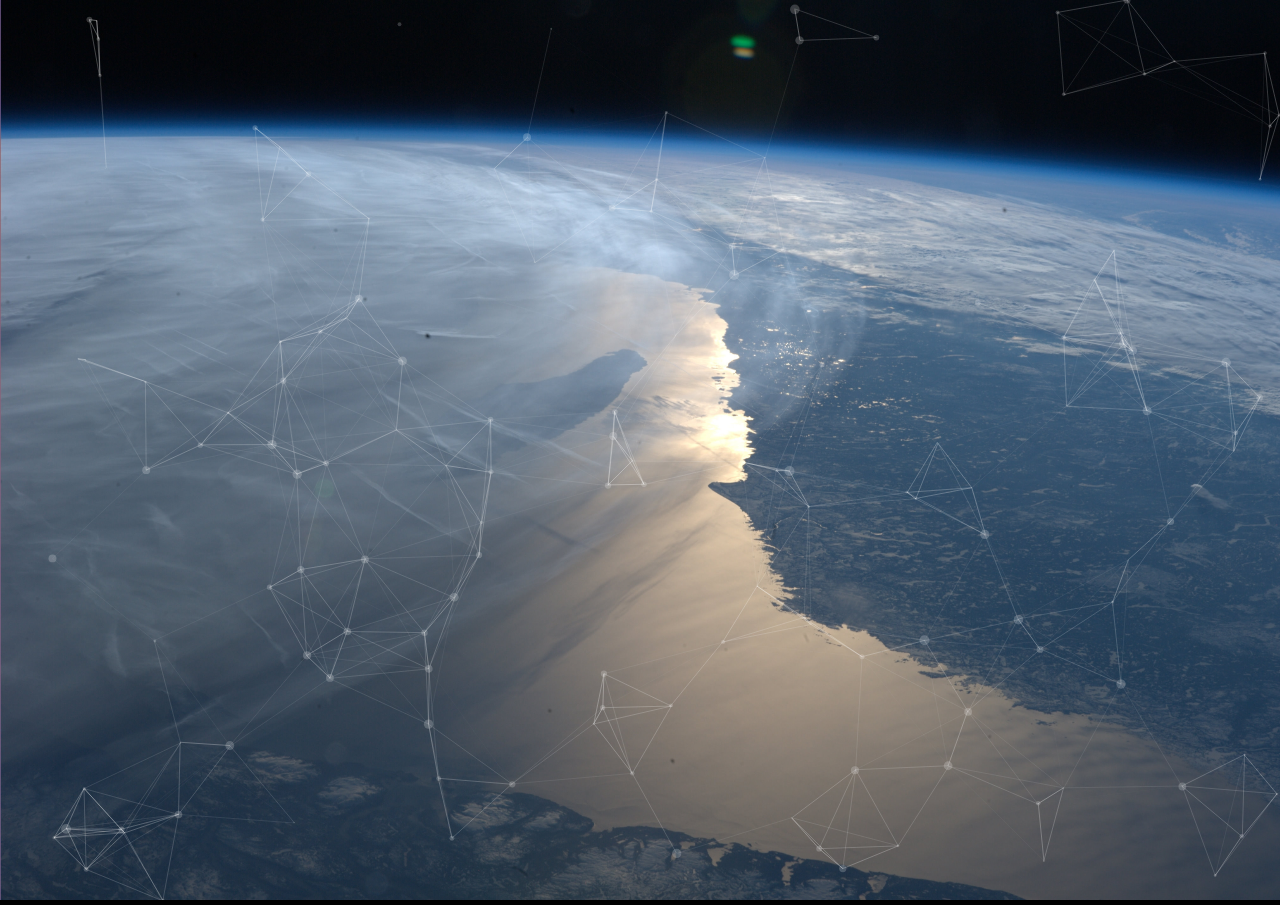
<file: index.html>
<!DOCTYPE html>
<html lang ="en">
<head>
    <title>Jimmy Grzybek</title>

    <!-- Include Meta Data -->
    <meta charset="utf-8">
    <meta http-equiv="X-UA-Compatible" content="IE=edge">
    <meta name="description" content="Jimmy Grzybek | Mechatronics Engineer"
    <meta name="viewport" content="width=device-width, initial-scale=1">

    <!-- Include Generic Icons -->
    <link rel="icon" type="image/png" href="assets/icons/generic/icon_16x16.png" sizes="16x16">
    <link rel="icon" type="image/png" href="assets/icons/generic/icon_32x32.png" sizes="32x32">
    <link rel="icon" type="image/png" href="assets/icons/generic/icon_96x96.png" sizes="96x96">
    <link rel="icon" type="image/png" href="assets/icons/generic/icon_192x192.png" sizes="192x192">

    <!-- Include Apple Icons -->
    <link rel="apple-touch-icon" sizes="57x57" href="assets/icons/icon_apple_icons_57x57">
    <link rel="apple-touch-icon" sizes="60x60" href="assets/icons/icon_apple_icons_60x60">
    <link rel="apple-touch-icon" sizes="72x72" href="assets/icons/icon_apple_icons_72x72">
    <link rel="apple-touch-icon" sizes="76x76" href="assets/icons/icon_apple_icons_76x76">
    <link rel="apple-touch-icon" sizes="114x114" href="assets/icons/icon_apple_icons_114x114">
    <link rel="apple-touch-icon" sizes="152x152" href="assets/icons/icon_apple_icons_152x152">
    <link rel="apple-touch-icon" sizes="180x180" href="assets/icons/icon_apple_icons_180x180">

    <!-- Include Microsoft Tiles -->
    <meta name="application-name" content="Jimmy Grzybek"/>
    <meta name="msapplication-TileColor" content="#000000"/>
    <meta name="msapplication-square70x70logo" content="assets/icons/microsoft_tiles/icon_microsoft_70x70.png"/>
    <meta name="msapplication-square150x150logo" content="assets/icons/microsoft_tiles/icon_microsoft_150x150.png"/>
    <meta name="msapplication-square270x270logo" content="assets/icons/microsoft_tiles/icon_microsoft_270x270.png"/>

    <!-- Include Custom Stylesheets and Fonts-->
    <link rel="stylesheet" href="assets/css/mainCSS.css">
    <link rel="stylesheet" href="http://maxcdn.bootstrapcdn.com/bootstrap/3.3.5/css/bootstrap.min.css">
    <link rel="stylesheet" href="//maxcdn.bootstrapcdn.com/font-awesome/4.3.0/css/font-awesome.min.css">
    <link rel="stylesheet" href="https://fonts.googleapis.com/css?family=Titillium+Web" type="text/css">
</head>

<body>
    <div id="particles-js"></div>

    <!-- Main Body Begin -->
    <div class="container-fluid">
        <div class="row main_text">
            <div class = "col-lg-12 ">
                <h1>Jimmy Grzybek</h1><br><h3>Mechatronics Engineer</h3><br>
                <div class = "sub_title">
                    <button type="button btn-lg " class="btn btn-default button_contact button_form" >Contact</button>
                    <button type="button btn-lg " class="btn btn-default button_contact" data-toggle="modal" data-target="#modal_construction">Portfolio</button>
                    <button type="button btn-lg " class="btn btn-default button_contact" data-toggle="modal" data-target="#modal_resume" >Resumé</button>
                </div>
            </div>
        </div>
        <div class="row" id="contact">
            <div class="col-lg center-block">
                <a href="https://bitbucket.org/jimmygrzybek/" target="_blank"><i class="fa fa-bitbucket"></i></a>
                <a href="https://github.com/jimmygrzybek" target="_blank" id="gitHub"><i class="fa fa-github-square"></i></a>
                <a href="https://ca.linkedin.com/pub/jimmy-grzybek/85/43a/b93" target="_blank"><i class="fa fa-linkedin-square" id="linkedin"></i></a>
                <a href="mailto:jimmy.grzybek@gmail.com?subject=Contact From Jimmy's Website" target=""><i class="fa fa-envelope"></i></a>
            </div>
        </div>
    </div>

    <!-- Dynamic Contact Form - Triggered by Contact Button -->
    <div class="container contact_form">
        <h3 id="title_form">Let's keep in touch.</h3>

        <form class="form-horizontal" role="form" id="get_in_touch" name="form_contact" autocomplete="on">
            <div class="form-group">
                <div class="col-lg-12 column">
                  <input class="form-control input-lg" id="name" name = "entered_name" type="name" placeholder="Name">
                </div>
                <div class="col-lg-12 column">
                    <input class="form-control input-lg" id="email" name = "email_typed" type="email" placeholder="Email">
                </div>
                <div class="col-lg-12 column">
                    <textarea class="form-control input-lg" id="message" name="message_typed1" placeholder="Message"></textarea>
                </div>
            </div>
            <button type="button btn-lg " class="btn btn-default button_submit button_contact" >Submit</button>
        </form>
        <button type="button btn-lg " class="btn btn-default button_go_back button_contact" >Go Back</button>
    </div>

    <!-- Temporary Modal for Portflio -->
    <div id="modal_construction" class="modal fade" role="dialog">
      <div class="modal-dialog">
        <div class="modal-content">
          <div class="modal-header">
            <button type="button" class="close" data-dismiss="modal">&times;</button>
            <h3 class="modal-title">Sorry! Still Under Construction</h3>
          </div>
          <div class="modal-footer">
            <button type="button" class="btn btn-default" data-dismiss="modal">Close</button>
          </div>
        </div>
      </div>
    </div>

    <!-- Temporary Modal for Resume -->
    <div id="modal_resume" class="modal fade" role="dialog">
      <div class="modal-dialog">
        <div class="modal-content">
          <div class="modal-header">
            <button type="button" class="close" data-dismiss="modal">&times;</button>
            <h3 class="modal-title">Email Jimmy Directly for his resumé.</h3>
          </div>
          <div class="modal-footer">
            <button type="button" class="btn btn-default" data-dismiss="modal">Close</button>
          </div>
        </div>
      </div>
    </div>

    <!-- Insert Google Analytics -->
    <script>
        (function(i,s,o,g,r,a,m){i['GoogleAnalyticsObject']=r;i[r]=i[r]||function(){
        (i[r].q=i[r].q||[]).push(arguments)},i[r].l=1*new Date();a=s.createElement(o),
        m=s.getElementsByTagName(o)[0];a.async=1;a.src=g;m.parentNode.insertBefore(a,m)
        })(window,document,'script','//www.google-analytics.com/analytics.js','ga');
        ga('create', 'UA-67814879-1', 'auto');
        ga('send', 'pageview');

    </script>

    <!-- Include Scripts -->
    <script src="https://ajax.googleapis.com/ajax/libs/jquery/1.11.3/jquery.min.js"></script>
    <script src="http://maxcdn.bootstrapcdn.com/bootstrap/3.3.5/js/bootstrap.min.js"></script>
    <!-- Include Support for older versions of Internet Explorer -->
    <!--[if lt IE 9]>
    <script src="https://oss.maxcdn.com/libs/html5shiv/3.7.0/html5shiv.js"></script>
    <script src="https://oss.maxcdn.com/libs/respond.js/1.4.2/respond.min.js"></script>
    <![endif]-->
    <script src="assets/js/main_app.js"></script>
    <script src="assets/js/particles-js.js"></script>
    <script src="assets/js/app.js"></script>

</body>
</html>
</file>
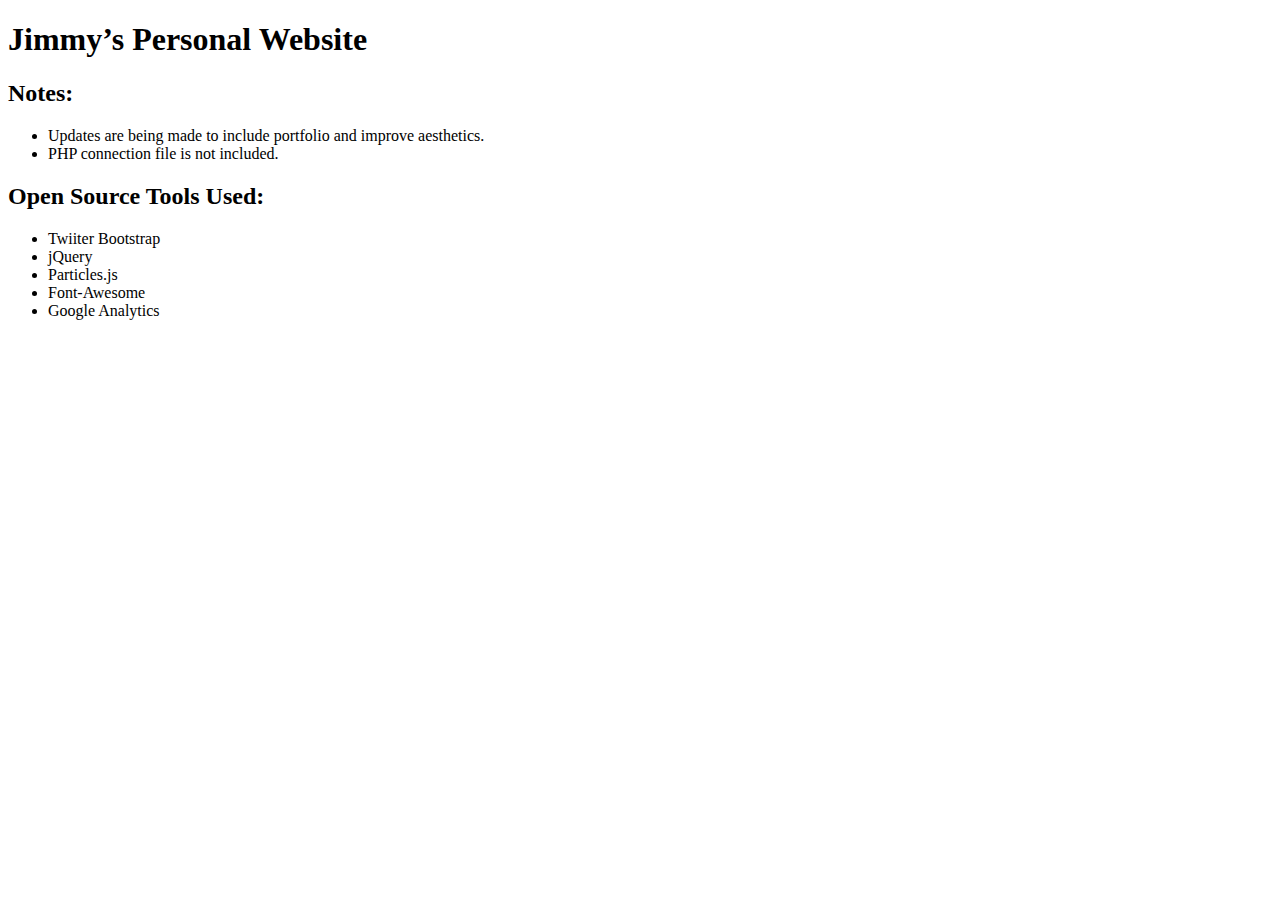
<file: readme.html>
<!DOCTYPE html>
<html>
<head>
	<meta charset="utf-8"/>
</head>
<body>
<h1 id="jimmyspersonalwebsite">Jimmy&#8217;s Personal Website</h1>

<h2 id="notes:">Notes:</h2>

<ul>
<li>Updates are being made to include portfolio and improve aesthetics.</li>
<li>PHP connection file is not included.</li>
</ul>

<h2 id="opensourcetoolsused:">Open Source Tools Used:</h2>

<ul>
<li>Twiiter Bootstrap</li>
<li>jQuery</li>
<li>Particles.js</li>
<li>Font-Awesome</li>
<li>Google Analytics</li>
</ul>

</body>
</html>
</file>
<file: assets/css/mainCSS.css>
/*
    Custom CSS
    Made by Jimmy Grzybek
    Created: July X, MMXV - 14:29 EST
    Last Modified:
*/

html, body, div, span, applet, object, iframe,
h1, h2, h3, h4, h5, h6, p, blockquote, pre,
a, abbr, acronym, address, big, cite, code,
del, dfn, em, img, ins, kbd, q, s, samp,
small, strike, strong, sub, sup, tt, var,
b, u, i, center,
dl, dt, dd, ol, ul, li,
fieldset, form, label, legend,
table, caption, tbody, tfoot, thead, tr, th, td,
article, aside, canvas, details, embed,
figure, figcaption, footer, header, hgroup,
menu, nav, output, ruby, section, summary,
time, mark, audio, video {
	margin: 0;
	padding: 0;
	border: 0;
	font-size: 100%;
	font: inherit;
	vertical-align: baseline;
}
#main_content_page{
  content:none;
}
#particles-js {
  position: absolute;
  width: 100%;
  height: 100%;
  background-image: url("../img/wallpaper.jpg") !important;
  background-repeat: no-repeat;
  background-size: cover;
}

footer{
  width: 100%;
  display: block;
  position: absolute;
  bottom:0;
  color:black;
  text-align: center !important;
}

html {
	background-color: #000;
}

body {
	margin: 0;
	height: 100%;
  width:100%;
	font-family: 'Titillium Web', sans-serif !important;
	overflow: hidden;
}


h1{
    text-align:center;
    color: white;
    font-size: 5em !important ;
    margin-top:25% !important;
}

h3{
    text-align:center;
    color:white;
    font-size:2em !important;
}

.button_go_back{
  float: left;
}
.button_submit{
  float: right;
}
.sub_title{
    text-align: center;
    margin: 0 auto;
    border-style: ridge;
    /*border-width: 2px;*/
    background: transparent;
    /*border-color: black;*/
    color: black !important;
}
.contact_form{
  background-color: rgba(255,255,255,0.9) !important;
  opacity: 0.9 !important;
  margin:4em;
  padding: 2.5em;
}
.message_box{
  height:5em !important;
}
.button_contact{
  background-color: black !important;
  font-size: 1.5em !important;
  color:white !important;
  border:5px;
  border-color: black;
}
.column{
  margin-top:2em;
}
.active{
  color:black !important;
  background-color: white !important;
}
#contact{
    margin-top: 5% !important;
    text-align: center;
    font-size: 3em;
}

#linkedin{
    color: white;
}

#gitHub{
    color: green;
}
</file>
